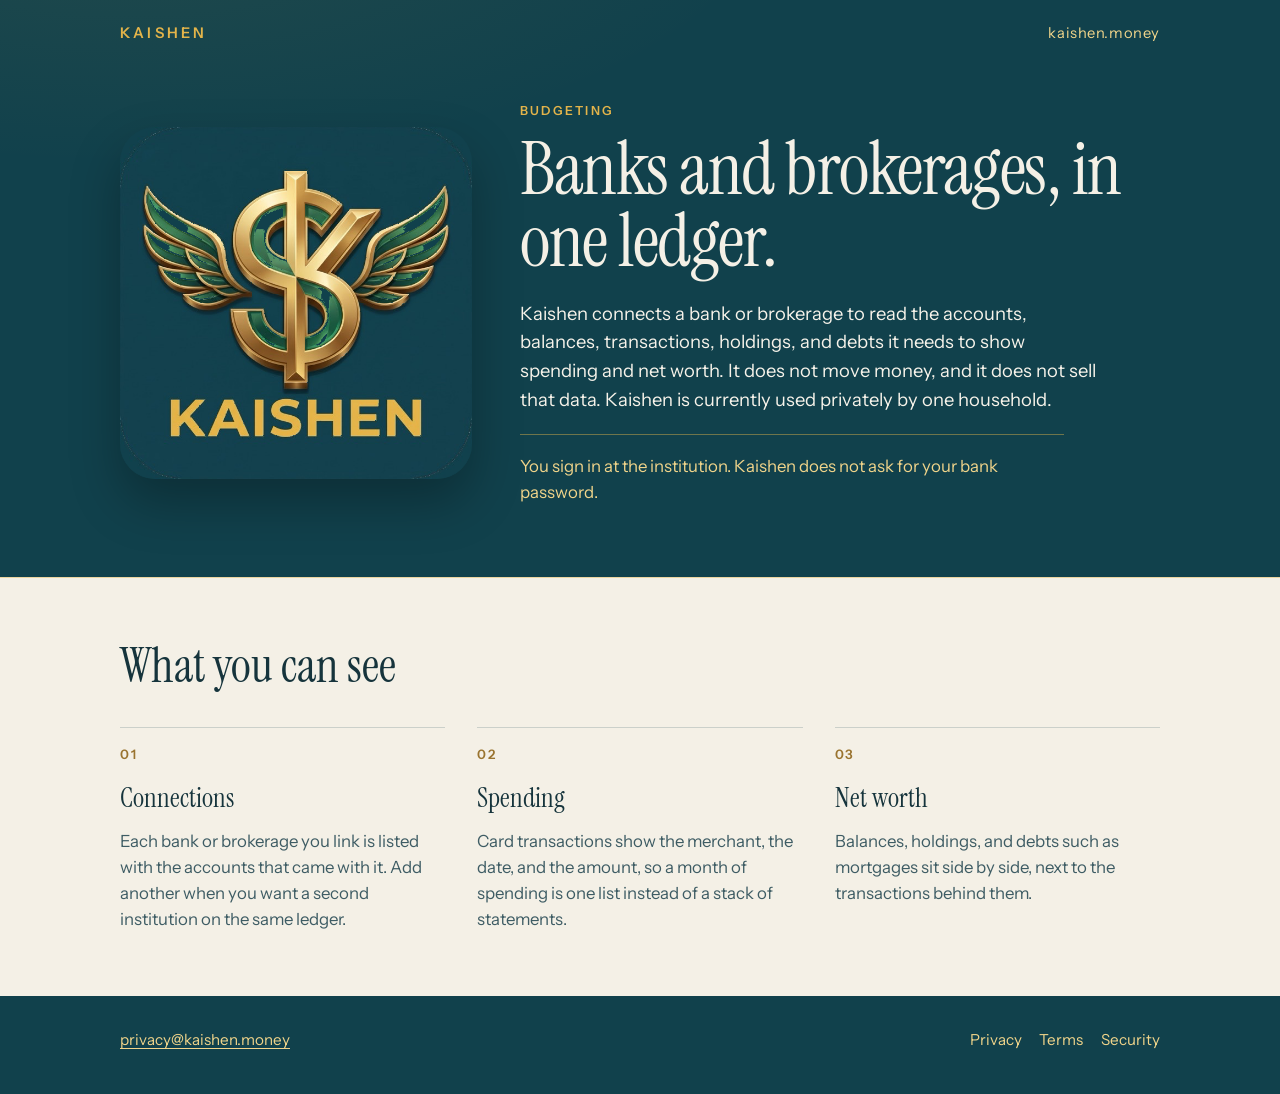
<file: index.html>
<!DOCTYPE html>
<html lang="en">
  <head>
    <meta charset="utf-8" />
    <meta name="viewport" content="width=device-width, initial-scale=1" />
    <title>Kaishen</title>
    <meta
      name="description"
      content="Kaishen is a budgeting app for your bank and brokerage accounts. Connect an institution and see spending, balances, and net worth in one place."
    />
    <meta name="theme-color" content="#11414c" />
    <link rel="icon" href="favicon.png" type="image/png" />
    <link rel="apple-touch-icon" href="apple-touch-icon.png" />
    <link rel="preconnect" href="https://fonts.googleapis.com" />
    <link rel="preconnect" href="https://fonts.gstatic.com" crossorigin />
    <link
      href="https://fonts.googleapis.com/css2?family=Instrument+Sans:ital,wght@0,400;0,500;0,600;1,400&family=Instrument+Serif:ital@0;1&display=swap"
      rel="stylesheet"
    />
    <link rel="stylesheet" href="styles.css" />
  </head>
  <body>
    <header class="top">
      <a class="wordmark" href="/">Kaishen</a>
      <span class="domain">kaishen.money</span>
    </header>

    <main>
      <section class="hero">
        <img
          class="mark"
          src="icon.png"
          width="640"
          height="640"
          alt="Kaishen icon: a gold winged dollar sign on deep teal"
        />
        <div class="hero-copy">
          <p class="eyebrow">Budgeting</p>
          <h1>Banks and brokerages, in one ledger.</h1>
          <p class="lead">
            Kaishen connects a bank or brokerage to read the accounts, balances,
            transactions, holdings, and debts it needs to show spending and net
            worth. It does not move money, and it does not sell that data.
            Kaishen is currently used privately by one household.
          </p>
          <p class="note">
            You sign in at the institution. Kaishen does not ask for your bank password.
          </p>
        </div>
      </section>

      <section class="sheet" aria-labelledby="see-heading">
        <h2 id="see-heading">What you can see</h2>
        <ol class="features">
          <li>
            <h3>Connections</h3>
            <p>
              Each bank or brokerage you link is listed with the accounts that came
              with it. Add another when you want a second institution on the same ledger.
            </p>
          </li>
          <li>
            <h3>Spending</h3>
            <p>
              Card transactions show the merchant, the date, and the amount, so a
              month of spending is one list instead of a stack of statements.
            </p>
          </li>
          <li>
            <h3>Net worth</h3>
            <p>
              Balances, holdings, and debts such as mortgages sit side by side,
              next to the transactions behind them.
            </p>
          </li>
        </ol>
      </section>
    </main>

    <footer>
      <p><a href="mailto:privacy@kaishen.money">privacy@kaishen.money</a></p>
      <nav class="legal">
        <a href="privacy.html">Privacy</a>
        <a href="terms.html">Terms</a>
        <a href="security.html">Security</a>
      </nav>
    </footer>
  </body>
</html>
</file>
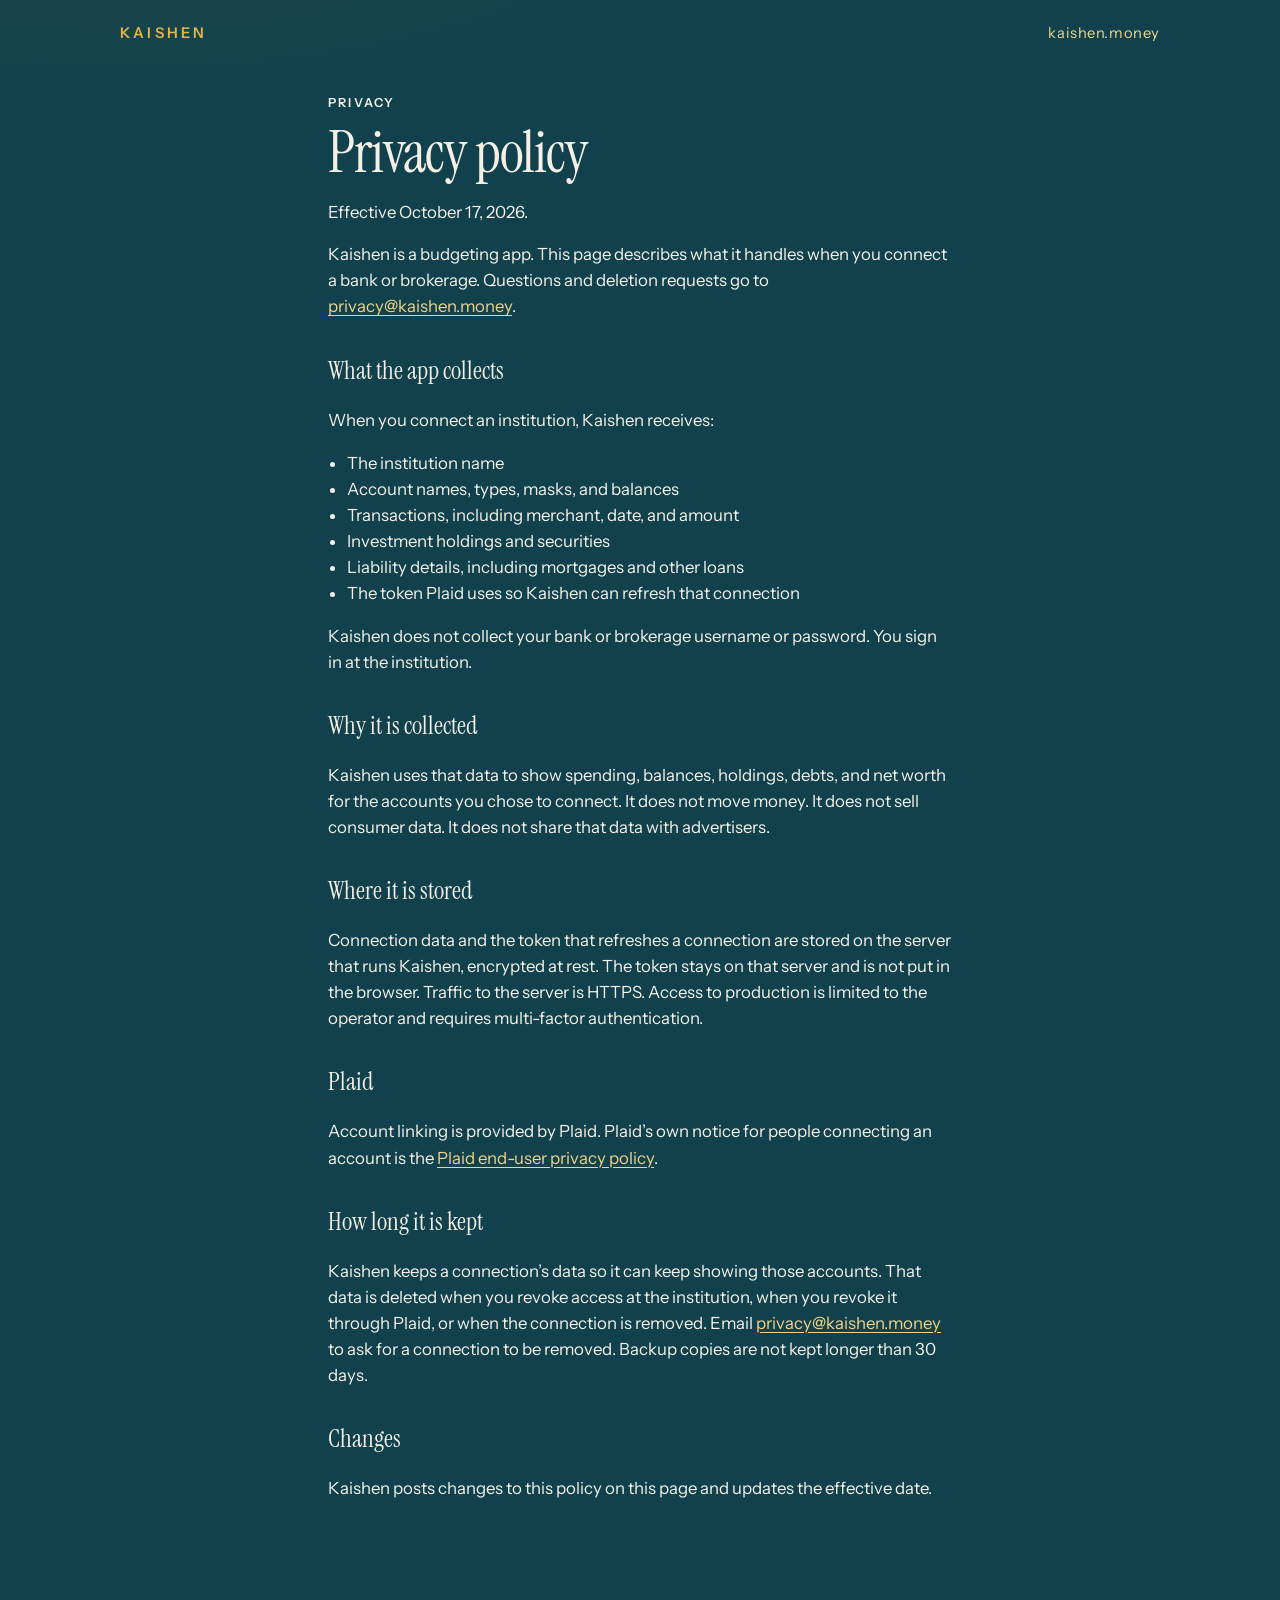
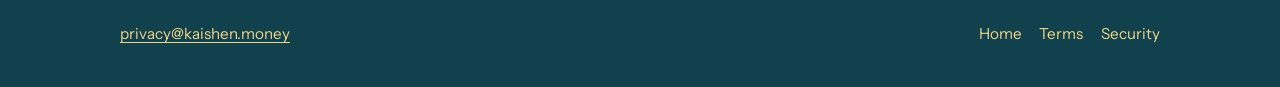
<file: privacy.html>
<!DOCTYPE html>
<html lang="en">
  <head>
    <meta charset="utf-8" />
    <meta name="viewport" content="width=device-width, initial-scale=1" />
    <title>Privacy · Kaishen</title>
    <meta name="theme-color" content="#11414c" />
    <link rel="icon" href="favicon.png" type="image/png" />
    <link rel="preconnect" href="https://fonts.googleapis.com" />
    <link rel="preconnect" href="https://fonts.gstatic.com" crossorigin />
    <link
      href="https://fonts.googleapis.com/css2?family=Instrument+Sans:wght@400;600&family=Instrument+Serif&display=swap"
      rel="stylesheet"
    />
    <link rel="stylesheet" href="styles.css" />
  </head>
  <body>
    <header class="top">
      <a class="wordmark" href="index.html">Kaishen</a>
      <span class="domain">kaishen.money</span>
    </header>
    <main class="page">
      <p class="eyebrow">Privacy</p>
      <h1>Privacy policy</h1>
      <p>Effective October 17, 2026.</p>
      <p>
        Kaishen is a budgeting app. This page describes
        what it handles when you connect a bank or brokerage. Questions and
        deletion requests go to
        <a href="mailto:privacy@kaishen.money">privacy@kaishen.money</a>.
      </p>

      <h2>What the app collects</h2>
      <p>When you connect an institution, Kaishen receives:</p>
      <ul>
        <li>The institution name</li>
        <li>Account names, types, masks, and balances</li>
        <li>Transactions, including merchant, date, and amount</li>
        <li>Investment holdings and securities</li>
        <li>Liability details, including mortgages and other loans</li>
        <li>The token Plaid uses so Kaishen can refresh that connection</li>
      </ul>
      <p>
        Kaishen does not collect your bank or brokerage username or password.
        You sign in at the institution.
      </p>

      <h2>Why it is collected</h2>
      <p>
        Kaishen uses that data to show spending, balances, holdings, debts, and
        net worth for the accounts you chose to connect. It does not move money.
        It does not sell consumer data. It does not share that data with
        advertisers.
      </p>

      <h2>Where it is stored</h2>
      <p>
        Connection data and the token that refreshes a connection are stored on
        the server that runs Kaishen, encrypted at rest. The token stays on that
        server and is not put in the browser. Traffic to the server is HTTPS.
        Access to production is limited to the operator and requires
        multi-factor authentication.
      </p>

      <h2>Plaid</h2>
      <p>
        Account linking is provided by Plaid. Plaid’s own notice for people
        connecting an account is the
        <a href="https://plaid.com/legal/#end-user-privacy-policy">Plaid end-user privacy policy</a>.
      </p>

      <h2>How long it is kept</h2>
      <p>
        Kaishen keeps a connection’s data so it can keep showing those accounts.
        That data is deleted when you revoke access at the institution, when you
        revoke it through Plaid, or when the connection is removed. Email
        <a href="mailto:privacy@kaishen.money">privacy@kaishen.money</a>
        to ask for a connection to be removed. Backup copies are not kept longer
        than 30 days.
      </p>

      <h2>Changes</h2>
      <p>
        Kaishen posts changes to this policy on this page and updates the
        effective date.
      </p>
    </main>
    <footer>
      <p><a href="mailto:privacy@kaishen.money">privacy@kaishen.money</a></p>
      <nav class="legal">
        <a href="index.html">Home</a>
        <a href="terms.html">Terms</a>
        <a href="security.html">Security</a>
      </nav>
    </footer>
  </body>
</html>
</file>
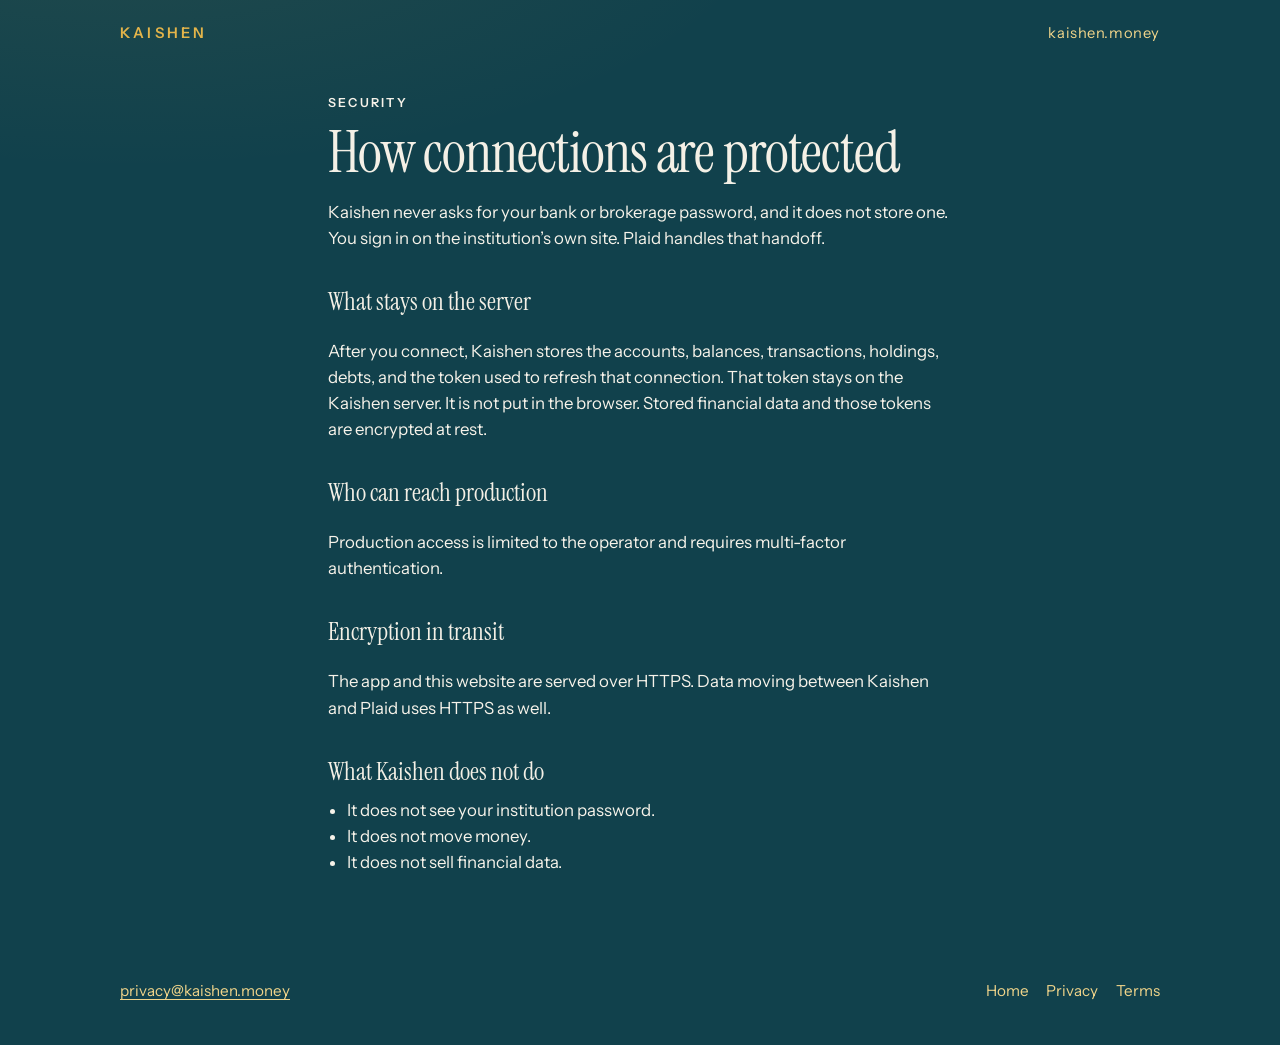
<file: security.html>
<!DOCTYPE html>
<html lang="en">
  <head>
    <meta charset="utf-8" />
    <meta name="viewport" content="width=device-width, initial-scale=1" />
    <title>Security · Kaishen</title>
    <meta name="theme-color" content="#11414c" />
    <link rel="icon" href="favicon.png" type="image/png" />
    <link rel="preconnect" href="https://fonts.googleapis.com" />
    <link rel="preconnect" href="https://fonts.gstatic.com" crossorigin />
    <link
      href="https://fonts.googleapis.com/css2?family=Instrument+Sans:wght@400;600&family=Instrument+Serif&display=swap"
      rel="stylesheet"
    />
    <link rel="stylesheet" href="styles.css" />
  </head>
  <body>
    <header class="top">
      <a class="wordmark" href="index.html">Kaishen</a>
      <span class="domain">kaishen.money</span>
    </header>
    <main class="page">
      <p class="eyebrow">Security</p>
      <h1>How connections are protected</h1>
      <p>
        Kaishen never asks for your bank or brokerage password, and it does not
        store one. You sign in on the institution’s own site. Plaid handles that
        handoff.
      </p>

      <h2>What stays on the server</h2>
      <p>
        After you connect, Kaishen stores the accounts, balances, transactions,
        holdings, debts, and the token used to refresh that connection. That
        token stays on the Kaishen server. It is not put in the browser. Stored
        financial data and those tokens are encrypted at rest.
      </p>

      <h2>Who can reach production</h2>
      <p>
        Production access is limited to the operator and requires multi-factor
        authentication.
      </p>

      <h2>Encryption in transit</h2>
      <p>
        The app and this website are served over HTTPS. Data moving between
        Kaishen and Plaid uses HTTPS as well.
      </p>

      <h2>What Kaishen does not do</h2>
      <ul>
        <li>It does not see your institution password.</li>
        <li>It does not move money.</li>
        <li>It does not sell financial data.</li>
      </ul>
    </main>
    <footer>
      <p><a href="mailto:privacy@kaishen.money">privacy@kaishen.money</a></p>
      <nav class="legal">
        <a href="index.html">Home</a>
        <a href="privacy.html">Privacy</a>
        <a href="terms.html">Terms</a>
      </nav>
    </footer>
  </body>
</html>
</file>
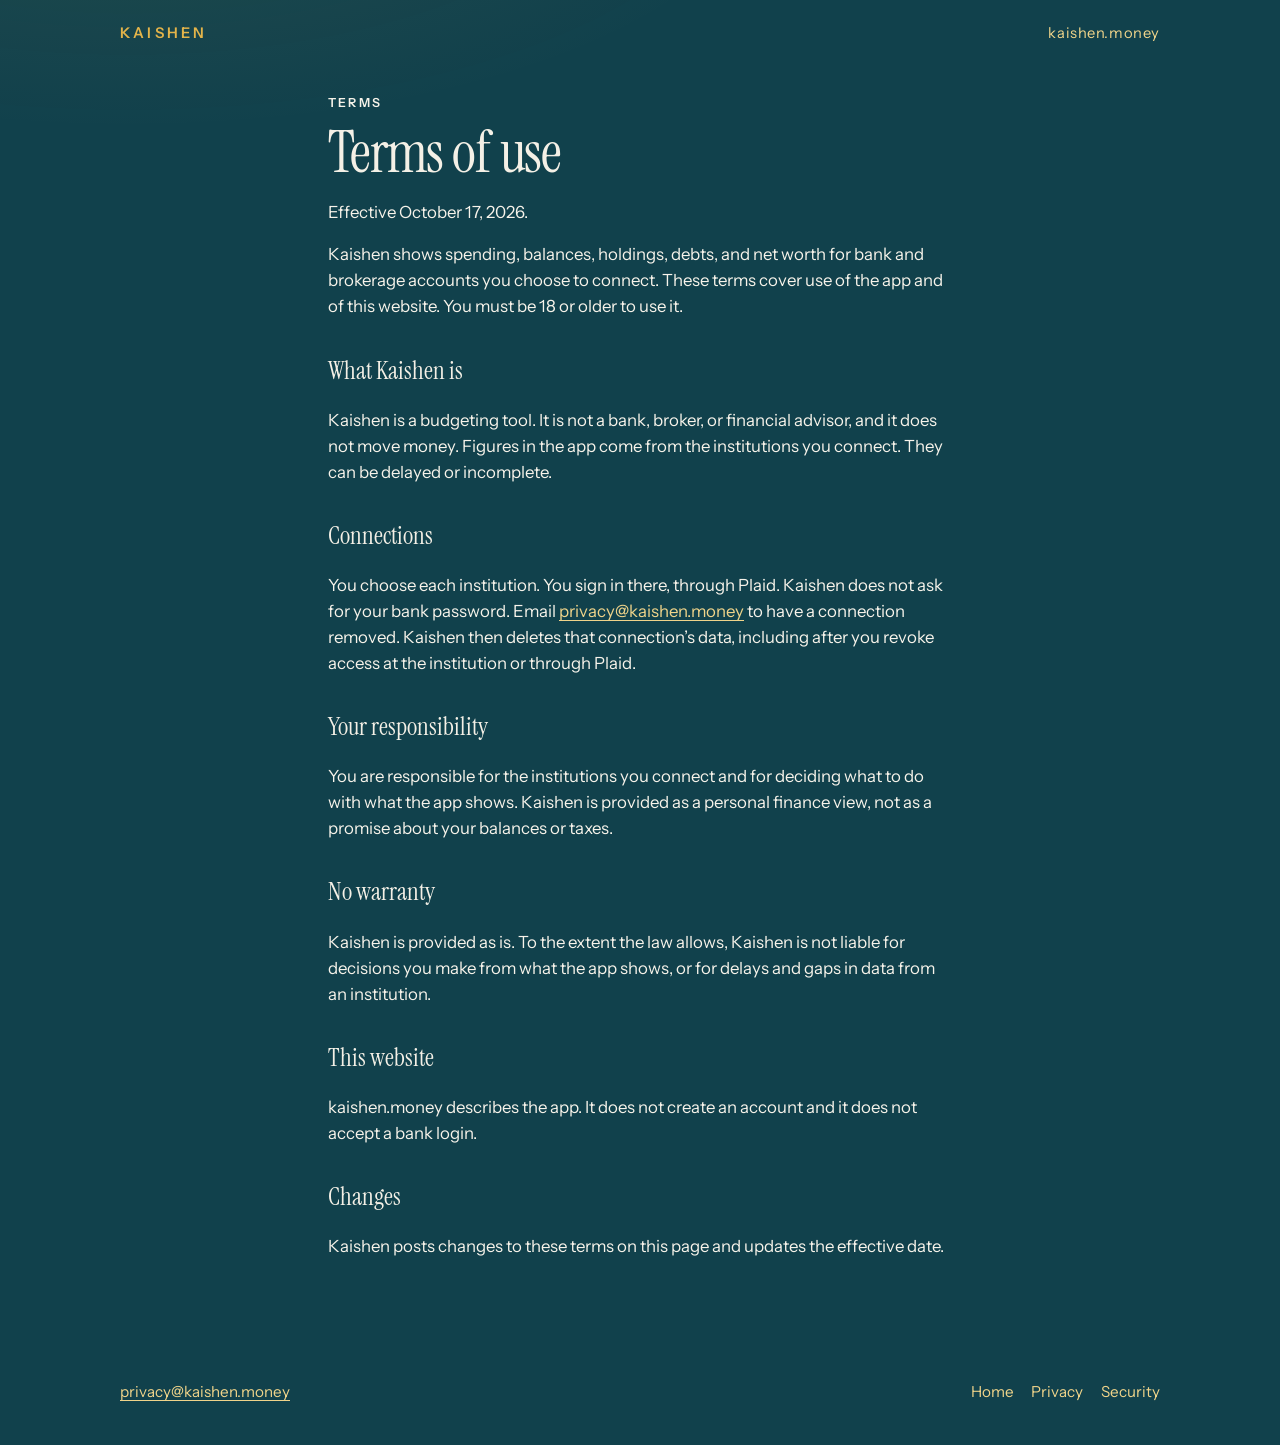
<file: terms.html>
<!DOCTYPE html>
<html lang="en">
  <head>
    <meta charset="utf-8" />
    <meta name="viewport" content="width=device-width, initial-scale=1" />
    <title>Terms · Kaishen</title>
    <meta name="theme-color" content="#11414c" />
    <link rel="icon" href="favicon.png" type="image/png" />
    <link rel="preconnect" href="https://fonts.googleapis.com" />
    <link rel="preconnect" href="https://fonts.gstatic.com" crossorigin />
    <link
      href="https://fonts.googleapis.com/css2?family=Instrument+Sans:wght@400;600&family=Instrument+Serif&display=swap"
      rel="stylesheet"
    />
    <link rel="stylesheet" href="styles.css" />
  </head>
  <body>
    <header class="top">
      <a class="wordmark" href="index.html">Kaishen</a>
      <span class="domain">kaishen.money</span>
    </header>
    <main class="page">
      <p class="eyebrow">Terms</p>
      <h1>Terms of use</h1>
      <p>Effective October 17, 2026.</p>
      <p>
        Kaishen shows spending, balances, holdings, debts, and net worth for bank
        and brokerage accounts you choose to connect. These terms cover use of
        the app and of this website. You must be 18 or older to use it.
      </p>

      <h2>What Kaishen is</h2>
      <p>
        Kaishen is a budgeting tool. It is not a bank, broker, or financial
        advisor, and it does not move money. Figures in the app come from the
        institutions you connect. They can be delayed or incomplete.
      </p>

      <h2>Connections</h2>
      <p>
        You choose each institution. You sign in there, through Plaid. Kaishen
        does not ask for your bank password. Email
        <a href="mailto:privacy@kaishen.money">privacy@kaishen.money</a>
        to have a connection removed. Kaishen then deletes that connection’s
        data, including after you revoke access at the institution or through
        Plaid.
      </p>

      <h2>Your responsibility</h2>
      <p>
        You are responsible for the institutions you connect and for deciding
        what to do with what the app shows. Kaishen is provided as a personal
        finance view, not as a promise about your balances or taxes.
      </p>

      <h2>No warranty</h2>
      <p>
        Kaishen is provided as is. To the extent the law allows, Kaishen is not
        liable for decisions you make from what the app shows, or for delays and
        gaps in data from an institution.
      </p>

      <h2>This website</h2>
      <p>
        kaishen.money describes the app. It does not create an account and it
        does not accept a bank login.
      </p>

      <h2>Changes</h2>
      <p>
        Kaishen posts changes to these terms on this page and updates the
        effective date.
      </p>
    </main>
    <footer>
      <p><a href="mailto:privacy@kaishen.money">privacy@kaishen.money</a></p>
      <nav class="legal">
        <a href="index.html">Home</a>
        <a href="privacy.html">Privacy</a>
        <a href="security.html">Security</a>
      </nav>
    </footer>
  </body>
</html>
</file>
<file: styles.css>
:root {
  --teal: #11414c;
  --teal-deep: #0c333c;
  --gold: #e3b44a;
  --gold-soft: #f0d48a;
  --ivory: #f4f0e6;
  --ink: #16343c;
  --muted: #3e5c64;
  --line: rgba(227, 180, 74, 0.45);
  --serif: "Instrument Serif", "Iowan Old Style", Palatino, serif;
  --sans: "Instrument Sans", "Avenir Next", "Segoe UI", sans-serif;
}

* {
  box-sizing: border-box;
}

html {
  background: var(--teal);
}

body {
  margin: 0;
  min-height: 100%;
  color: var(--ivory);
  background:
    radial-gradient(1200px 500px at 10% -10%, rgba(227, 180, 74, 0.08), transparent 55%),
    var(--teal);
  font-family: var(--sans);
  font-size: 1.05rem;
  line-height: 1.55;
}

a {
  color: inherit;
  text-decoration-thickness: 1px;
  text-underline-offset: 0.2em;
}

.top {
  display: flex;
  justify-content: space-between;
  align-items: baseline;
  gap: 1rem;
  max-width: 68rem;
  margin: 0 auto;
  padding: 1.4rem 1.5rem 0;
}

.wordmark {
  font-family: var(--sans);
  font-weight: 600;
  letter-spacing: 0.22em;
  text-transform: uppercase;
  text-decoration: none;
  color: var(--gold);
  font-size: 0.92rem;
}

.domain {
  color: var(--gold-soft);
  letter-spacing: 0.04em;
  font-size: 0.92rem;
}

.hero {
  display: grid;
  grid-template-columns: minmax(12rem, 22rem) 1fr;
  gap: 3rem;
  align-items: center;
  max-width: 68rem;
  margin: 0 auto;
  padding: 3.5rem 1.5rem 4.5rem;
}

.mark {
  width: min(100%, 22rem);
  height: auto;
  border-radius: 2.2rem;
  display: block;
  box-shadow: 0 24px 50px rgba(0, 0, 0, 0.28);
}

.eyebrow {
  margin: 0 0 0.8rem;
  color: var(--gold);
  letter-spacing: 0.18em;
  text-transform: uppercase;
  font-size: 0.78rem;
  font-weight: 600;
}

h1 {
  margin: 0;
  font-family: var(--serif);
  font-weight: 400;
  font-size: clamp(2.6rem, 6vw, 4.6rem);
  line-height: 0.98;
  letter-spacing: -0.02em;
}

.lead {
  max-width: 36rem;
  margin: 1.4rem 0 0;
  font-size: 1.15rem;
  color: #f7f3ea;
}

.note {
  max-width: 34rem;
  margin: 1.25rem 0 0;
  padding-top: 1.1rem;
  border-top: 1px solid var(--line);
  color: var(--gold-soft);
}

.sheet {
  background: var(--ivory);
  color: var(--ink);
  border-top: 1px solid var(--line);
}

.sheet h2 {
  max-width: 68rem;
  margin: 0 auto;
  padding: 3.2rem 1.5rem 0;
  font-family: var(--serif);
  font-weight: 400;
  font-size: clamp(2rem, 4vw, 3rem);
}

.features {
  list-style: none;
  margin: 0 auto;
  padding: 1.5rem 1.5rem 4rem;
  max-width: 68rem;
  display: grid;
  grid-template-columns: repeat(3, 1fr);
  gap: 2rem;
  counter-reset: feature;
}

.features li {
  counter-increment: feature;
  padding-top: 1rem;
  border-top: 1px solid rgba(17, 65, 76, 0.18);
}

.features li::before {
  content: counter(feature, decimal-leading-zero);
  display: block;
  margin-bottom: 0.8rem;
  color: #9a7430;
  font-size: 0.82rem;
  letter-spacing: 0.14em;
  font-weight: 600;
}

.features h3 {
  margin: 0 0 0.55rem;
  font-family: var(--serif);
  font-size: 1.7rem;
  font-weight: 400;
}

.features p {
  margin: 0;
  color: var(--muted);
}

footer {
  max-width: 68rem;
  margin: 0 auto;
  padding: 2rem 1.5rem 2.6rem;
  display: flex;
  justify-content: space-between;
  gap: 1rem;
  color: var(--gold-soft);
  font-size: 0.95rem;
}

footer p {
  margin: 0;
}

footer a {
  color: var(--gold-soft);
}

.legal {
  display: flex;
  gap: 1.1rem;
}

.legal a {
  color: var(--gold-soft);
  text-decoration: none;
}

.page {
  max-width: 42rem;
  margin: 0 auto;
  padding: 3rem 1.5rem 4.5rem;
  overflow-wrap: break-word;
}

.page h1 {
  font-size: clamp(2.4rem, 5vw, 3.6rem);
}

.page h2 {
  margin: 2rem 0 0.35rem;
  font-family: var(--serif);
  font-weight: 400;
  font-size: 1.55rem;
}

.page p,
.page li {
  color: #f7f3ea;
}

.page a {
  color: var(--gold-soft);
}

.page ul {
  margin: 0.4rem 0 0;
  padding-left: 1.2rem;
}

@media (max-width: 800px) {
  .hero,
  .features,
  footer,
  .top {
    display: block;
  }

  .hero {
    padding-top: 2.2rem;
  }

  .mark {
    margin-bottom: 1.8rem;
  }

  .domain,
  footer p + p {
    display: block;
    margin-top: 0.4rem;
  }

  .features li + li {
    margin-top: 0.4rem;
  }
}
</file>
